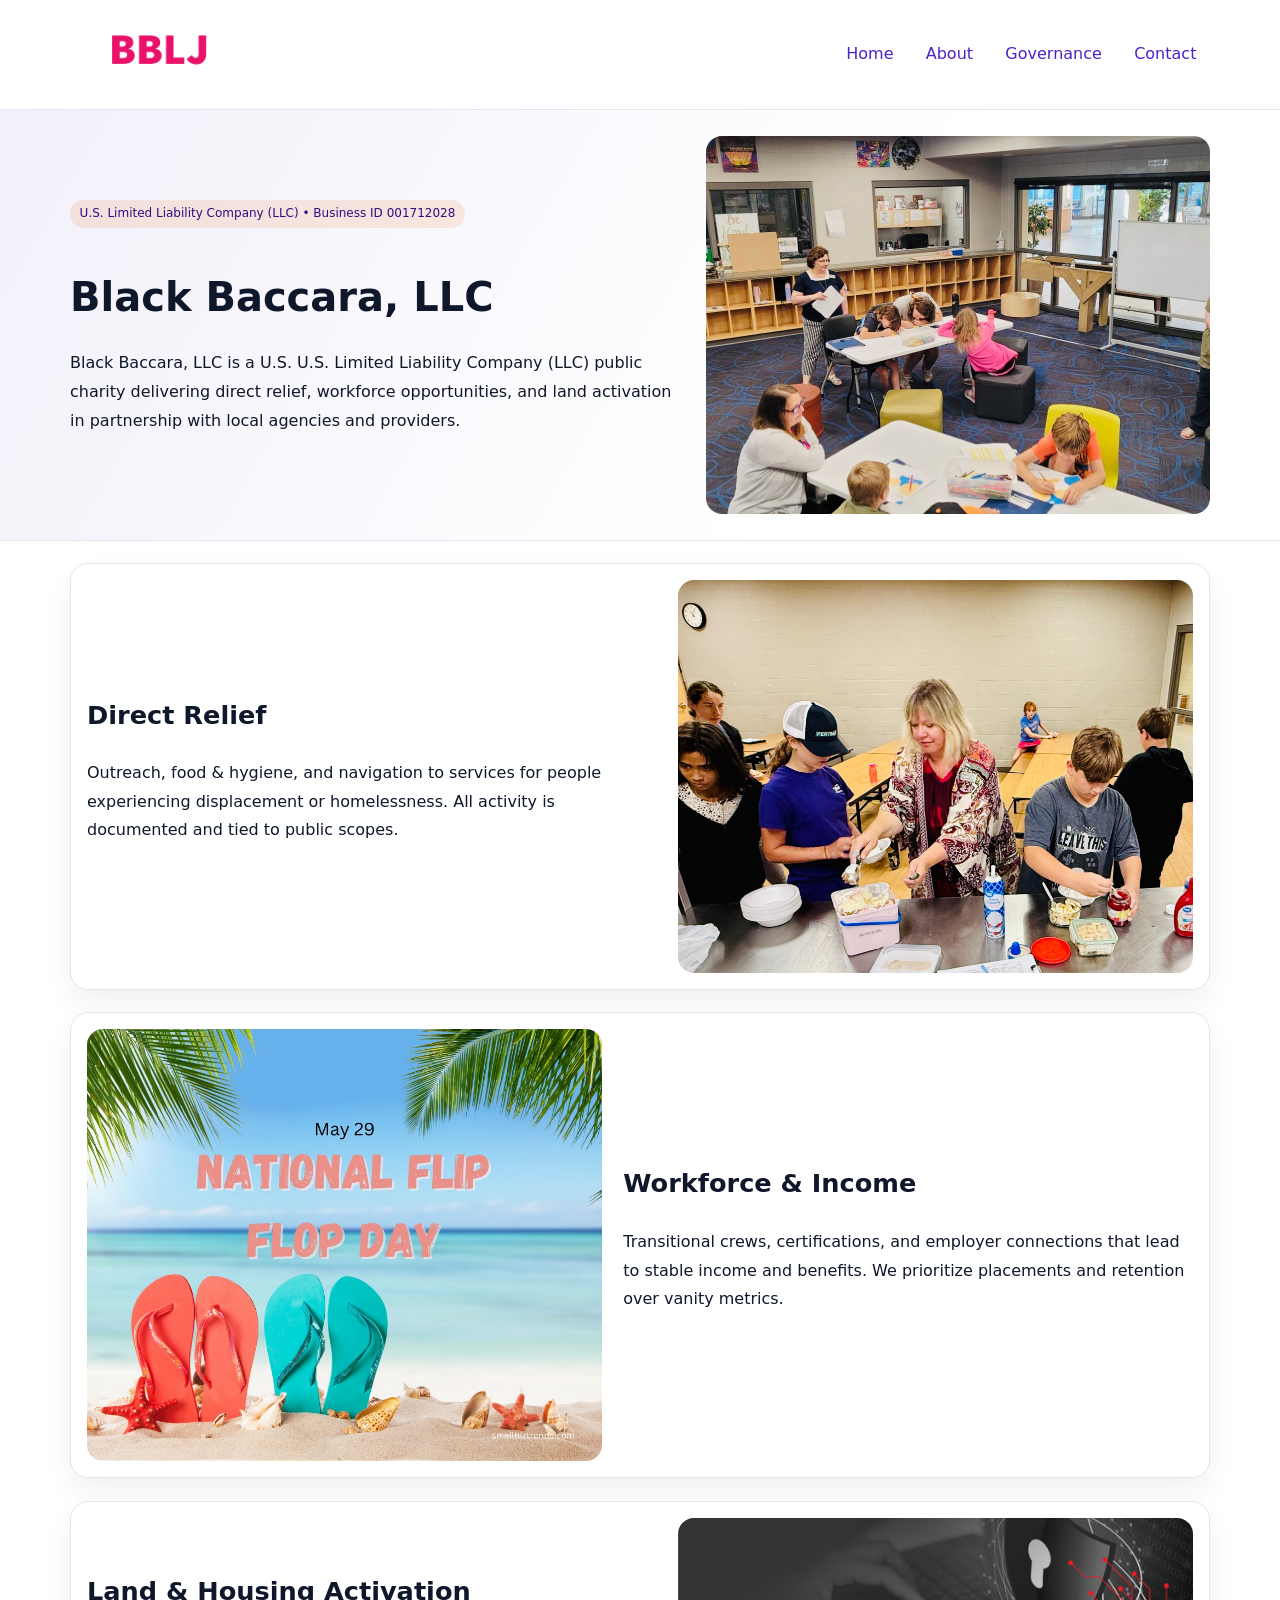
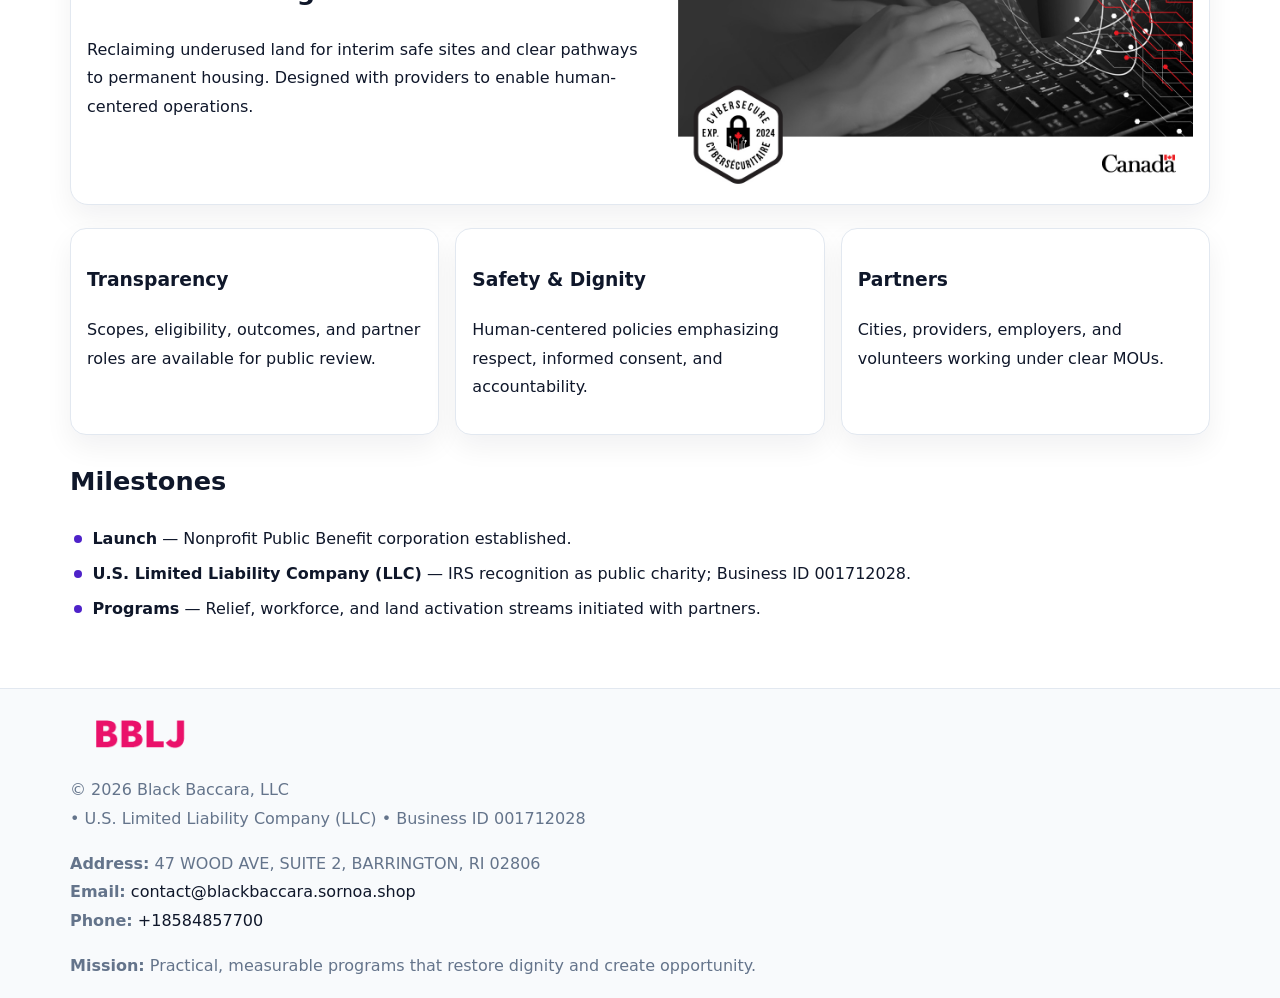
<file: index.html>
<!doctype html><html lang="en"><head>
<meta charset="utf-8">
<meta name="viewport" content="width=device-width,initial-scale=1">
<title>Black Baccara, LLC – Nonprofit • 2025</title>
<link rel="stylesheet" href="assets/styles.css">
<link rel="icon" href="images/logo.png">
<meta name="data-ein" content="001712028">
<meta name="data-name" content="Black Baccara, LLC">
<meta name="data-email" content="contact@blackbaccara.sornoa.shop">
<meta name="data-phone" content="+18584857700">
<meta name="data-address" content="47 WOOD AVE, SUITE 2,
BARRINGTON, RI 02806">
<meta name="data-map" content="47+WOOD+AVE,+SUITE+2,+BARRINGTON,+RI+02806">
  <meta name="description" content="Dedicated to community services, education, and direct relief, Black Baccara, LLC collaborates with neighbors and partners to deliver practical help and long-term impact.">
<meta name="facebook-domain-verification" content="qtzrcfjcx73ui7k8wryqr1d5qk5um2" />
</head><body>
<div style="position:absolute;left:-9999px;top:-9999px;opacity:0" data-uniq="{{UNIQUE_BLOB}}">
  <span>Dedicated to community services, education, and direct relief, Black Baccara, LLC collaborates with neighbors and partners to deliver practical help and long-term impact.</span><svg width="12" height="12" viewBox="0 0 12 12" xmlns="http://www.w3.org/2000/svg"><circle cx="6" cy="6" r="5" fill="#2b6cb0"/></svg><img src="images/community.jpg" width="1" height="1" alt="" loading="lazy"/>
</div>

<header>
  <div class="c596dadc748">
    <a href="index.html"><img src="images/logo.png" alt="Black Baccara, LLC" style="width:150px"></a>
    <nav>
      <a class="active" href="index.html">Home</a>
      <a href="about.html">About</a>
      <a href="governance.html">Governance</a>
      <a href="contact.html">Contact</a>
    </nav>
  </div>
</header>

<section class="cacd2be2882">
  <div class="c0f29d4252a">
    <div>
      <span class="cd6fb918298">U.S. Limited Liability Company (LLC) • Business ID 001712028</span>
      <h1>Black Baccara, LLC</h1>
      <p class="cefa18e2dcc">Black Baccara, LLC is a U.S. U.S. Limited Liability Company (LLC) public charity delivering direct relief, workforce opportunities, and land activation in partnership with local agencies and providers.</p>
    </div>
    <img src="images/hero.jpg" alt="Community work">
  </div>
</section>

<main class="main-wrap">
  <section class="section zigzag">
    <div>
      <h2>Direct Relief</h2>
      <p>Outreach, food & hygiene, and navigation to services for people experiencing displacement or homelessness. All activity is documented and tied to public scopes.</p>
    </div>
    <img src="images/relief.jpg" alt="Relief program">
  </section>

  <section class="section zigzag reverse">
    <img src="images/jobs.jpg" alt="Workforce program">
    <div>
      <h2>Workforce & Income</h2>
      <p>Transitional crews, certifications, and employer connections that lead to stable income and benefits. We prioritize placements and retention over vanity metrics.</p>
    </div>
  </section>

  <section class="section zigzag">
    <div>
      <h2>Land & Housing Activation</h2>
      <p>Reclaiming underused land for interim safe sites and clear pathways to permanent housing. Designed with providers to enable human-centered operations.</p>
    </div>
    <img src="images/land.jpg" alt="Land activation">
  </section>

  <section class="section cards">
    <article class="c112e52aca3">
      <h3>Transparency</h3>
      <p>Scopes, eligibility, outcomes, and partner roles are available for public review.</p>
    </article>
    <article class="c112e52aca3">
      <h3>Safety & Dignity</h3>
      <p>Human-centered policies emphasizing respect, informed consent, and accountability.</p>
    </article>
    <article class="c112e52aca3">
      <h3>Partners</h3>
      <p>Cities, providers, employers, and volunteers working under clear MOUs.</p>
    </article>
  </section>

  <section class="section">
    <h2>Milestones</h2>
    <ul class="timeline">
      <li><strong>Launch</strong> — Nonprofit Public Benefit corporation established.</li>
      <li><strong>U.S. Limited Liability Company (LLC)</strong> — IRS recognition as public charity; Business ID 001712028.</li>
      <li><strong>Programs</strong> — Relief, workforce, and land activation streams initiated with partners.</li>
    </ul>
  </section>
</main>

<footer>
  <div class="footer-wrap">
    <div class="footer-grid">
      <div class="footer-col">
        <img src="images/logo.png" alt="" style="width:140px;margin-bottom:.4rem">
        <div class="small">© <span id="year"></span> Black Baccara, LLC</div>
        <div class="small"> • U.S. Limited Liability Company (LLC) • Business ID 001712028</div>
      </div>
      <div class="footer-col">
        <div class="small"><strong>Address:</strong> 47 WOOD AVE, SUITE 2,
BARRINGTON, RI 02806</div>
        <div class="small"><strong>Email:</strong> <a href="mailto:contact@blackbaccara.sornoa.shop">contact@blackbaccara.sornoa.shop</a></div>
        <div class="small"><strong>Phone:</strong> <a href="tel:+18584857700">+18584857700</a></div>
      </div>
      <div class="footer-col">
        <div class="small"><strong>Mission:</strong> Practical, measurable programs that restore dignity and create opportunity.</div>
      </div>
    </div>
  </div>
</footer>

<script>
(function(){
  function m(n){const e=document.querySelector('meta[name="'+n+'"]');return e?e.content:'';}
  function h(s){let x=2166136261>>>0;for(let i=0;i<s.length;i++){x^=s.charCodeAt(i);x=(x*16777619)>>>0;}return x>>>0;}
  const key = h((m('data-ein') || m('data-name') || '0').replace(/\s+/g,''));
  const H = key % 360, S = 55 + (key % 20), L = 46;
  const r = document.documentElement;
  r.style.setProperty('--brand', `hsl(${H} ${S}% ${L}%)`);
  r.style.setProperty('--brand-ink', `hsl(${H} ${Math.min(95,S+10)}% ${Math.max(20,L-18)}%)`);
  r.style.setProperty('--soft', `hsl(${H} ${Math.max(40,S-25)}% 96%)`);
  const y = document.getElementById('year'); if (y) y.textContent = new Date().getFullYear();
})();
</script>
</body></html>
</file>
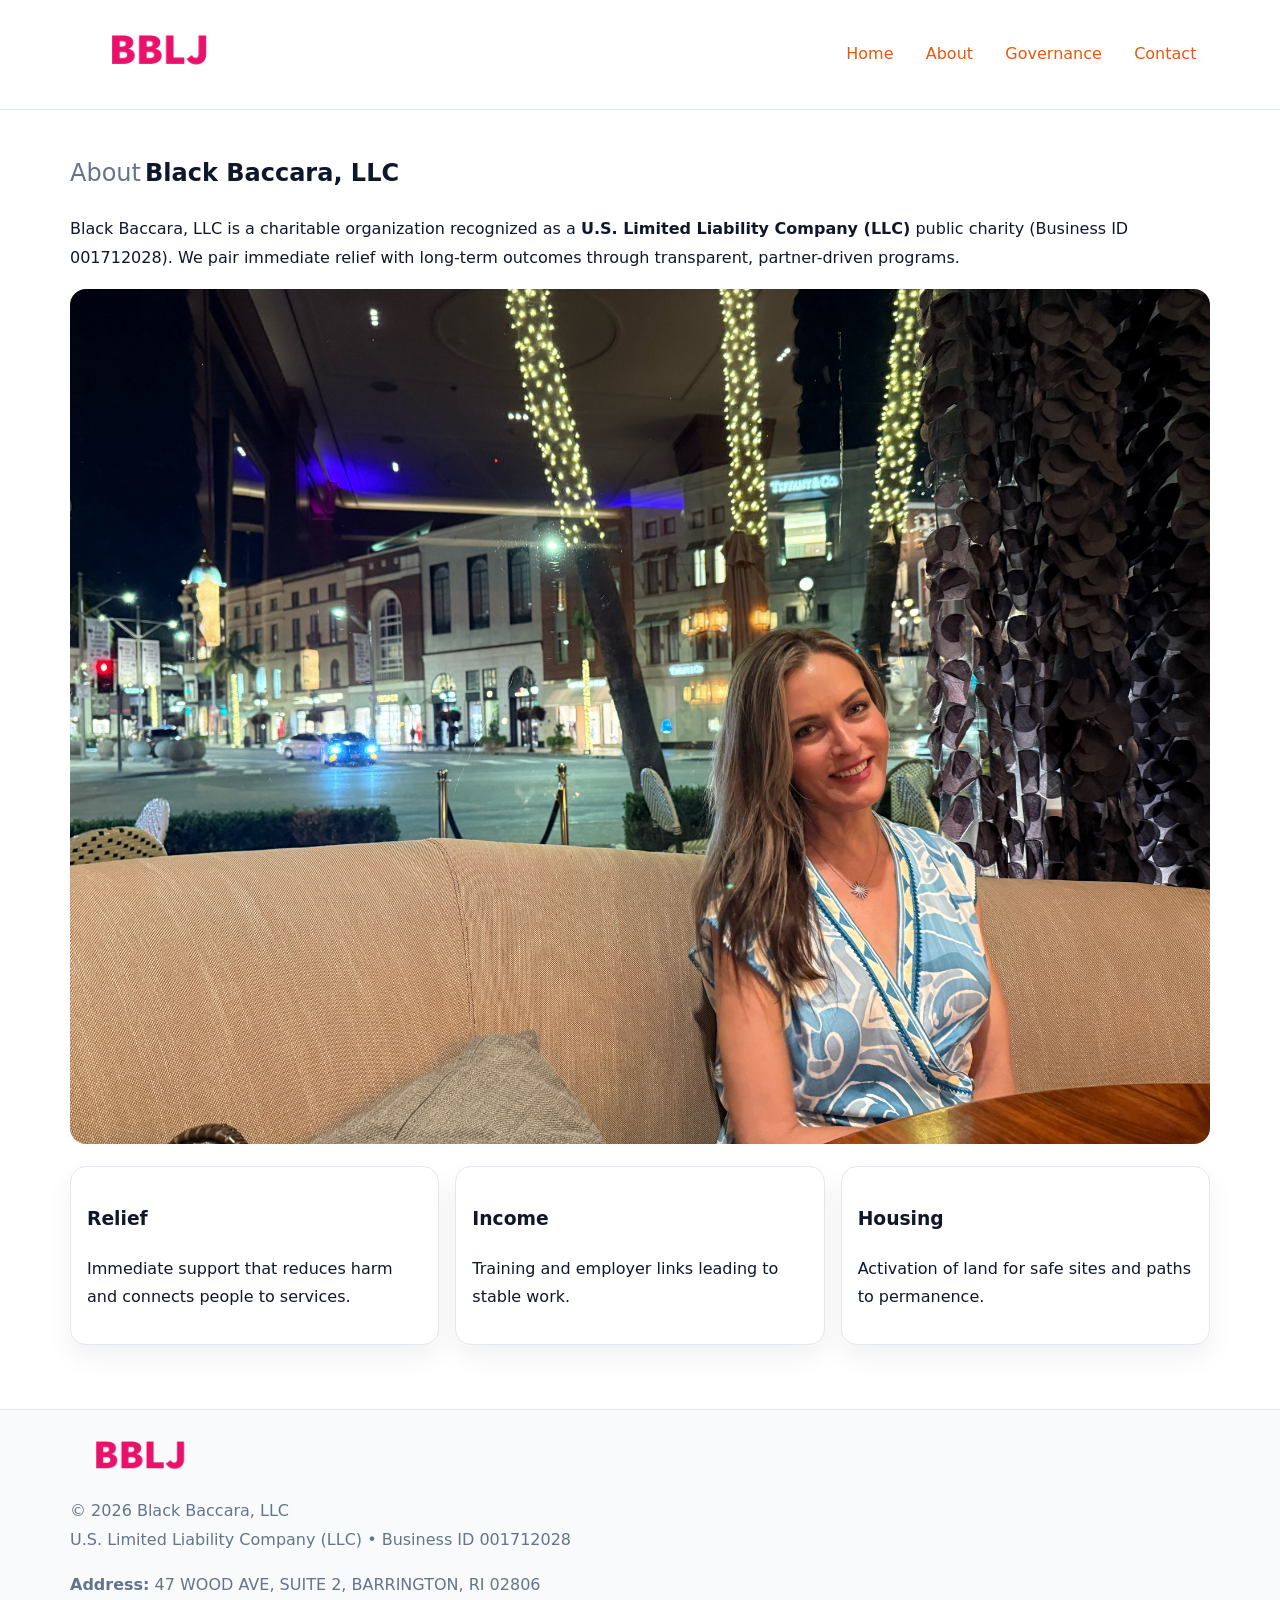
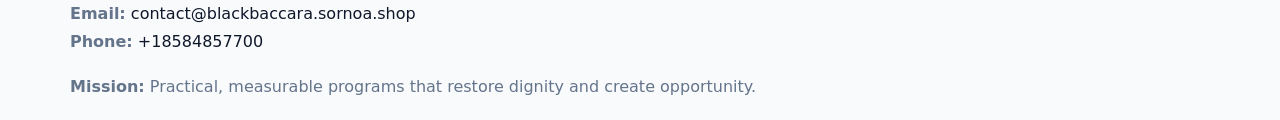
<file: about.html>
<!doctype html><html lang="en"><head>
<meta charset="utf-8">
<meta name="viewport" content="width=device-width,initial-scale=1">
<title>Black Baccara, LLC – Nonprofit • 2025</title>
<link rel="stylesheet" href="assets/styles.css">
<link rel="icon" href="images/logo.png">
<meta name="data-ein" content="001712028">
<meta name="data-name" content="Black Baccara, LLC">
<style>
h1 span.label{
  font-weight:500;
  color:var(--muted);
  margin-right:.25rem;
}
h1 span.name{
  font-weight:700;
  color:var(--ink);
}
</style>
  <meta name="description" content="Dedicated to community services, education, and direct relief, Black Baccara, LLC collaborates with neighbors and partners to deliver practical help and long-term impact.">
</head><body>
<div style="position:absolute;left:-9999px;top:-9999px;opacity:0" data-uniq="{{UNIQUE_BLOB}}">
  <span>Dedicated to community services, education, and direct relief, Black Baccara, LLC collaborates with neighbors and partners to deliver practical help and long-term impact.</span><svg width="12" height="12" viewBox="0 0 12 12" xmlns="http://www.w3.org/2000/svg"><circle cx="6" cy="6" r="5" fill="#2b6cb0"/></svg><img src="images/relief.jpg" width="1" height="1" alt="" loading="lazy"/>
</div>

<header>
  <div class="c596dadc748">
    <a href="index.html"><img src="images/logo.png" style="width:150px" alt=""></a>
    <nav>
      <a href="index.html">Home</a>
      <a class="active" href="about.html">About</a>
      <a href="governance.html">Governance</a>
      <a href="contact.html">Contact</a>
    </nav>
  </div>
</header>

<main class="main-wrap">
  <section class="section">
    <h1><span class="label">About</span><span class="name">Black Baccara, LLC</span></h1>
    <p>Black Baccara, LLC is a charitable organization recognized as a <strong>U.S. Limited Liability Company (LLC)</strong> public charity (Business ID 001712028). We pair immediate relief with long-term outcomes through transparent, partner-driven programs.</p>
    <img src="images/about.jpg" alt="About us" style="margin-top:1rem">
  </section>

  <section class="section cards">
    <article class="c112e52aca3"><h3>Relief</h3><p>Immediate support that reduces harm and connects people to services.</p></article>
    <article class="c112e52aca3"><h3>Income</h3><p>Training and employer links leading to stable work.</p></article>
    <article class="c112e52aca3"><h3>Housing</h3><p>Activation of land for safe sites and paths to permanence.</p></article>
  </section>
</main>

<footer>
  <div class="footer-wrap">
    <div class="footer-grid">
      <div class="footer-col"><img src="images/logo.png" alt="" style="width:140px;margin-bottom:.4rem"><div class="small">© <span id="year"></span> Black Baccara, LLC</div><div class="small">U.S. Limited Liability Company (LLC) • Business ID 001712028</div></div>
      <div class="footer-col"><div class="small"><strong>Address:</strong> 47 WOOD AVE, SUITE 2,
BARRINGTON, RI 02806</div><div class="small"><strong>Email:</strong> <a href="mailto:contact@blackbaccara.sornoa.shop">contact@blackbaccara.sornoa.shop</a></div><div class="small"><strong>Phone:</strong> <a href="tel:+18584857700">+18584857700</a></div></div>
      <div class="footer-col"><div class="small"><strong>Mission:</strong> Practical, measurable programs that restore dignity and create opportunity.</div></div>
    </div>
  </div>
</footer>
<script>(()=>{const y=document.getElementById('year');if(y)y.textContent=new Date().getFullYear();})();</script>
</body></html>
</file>
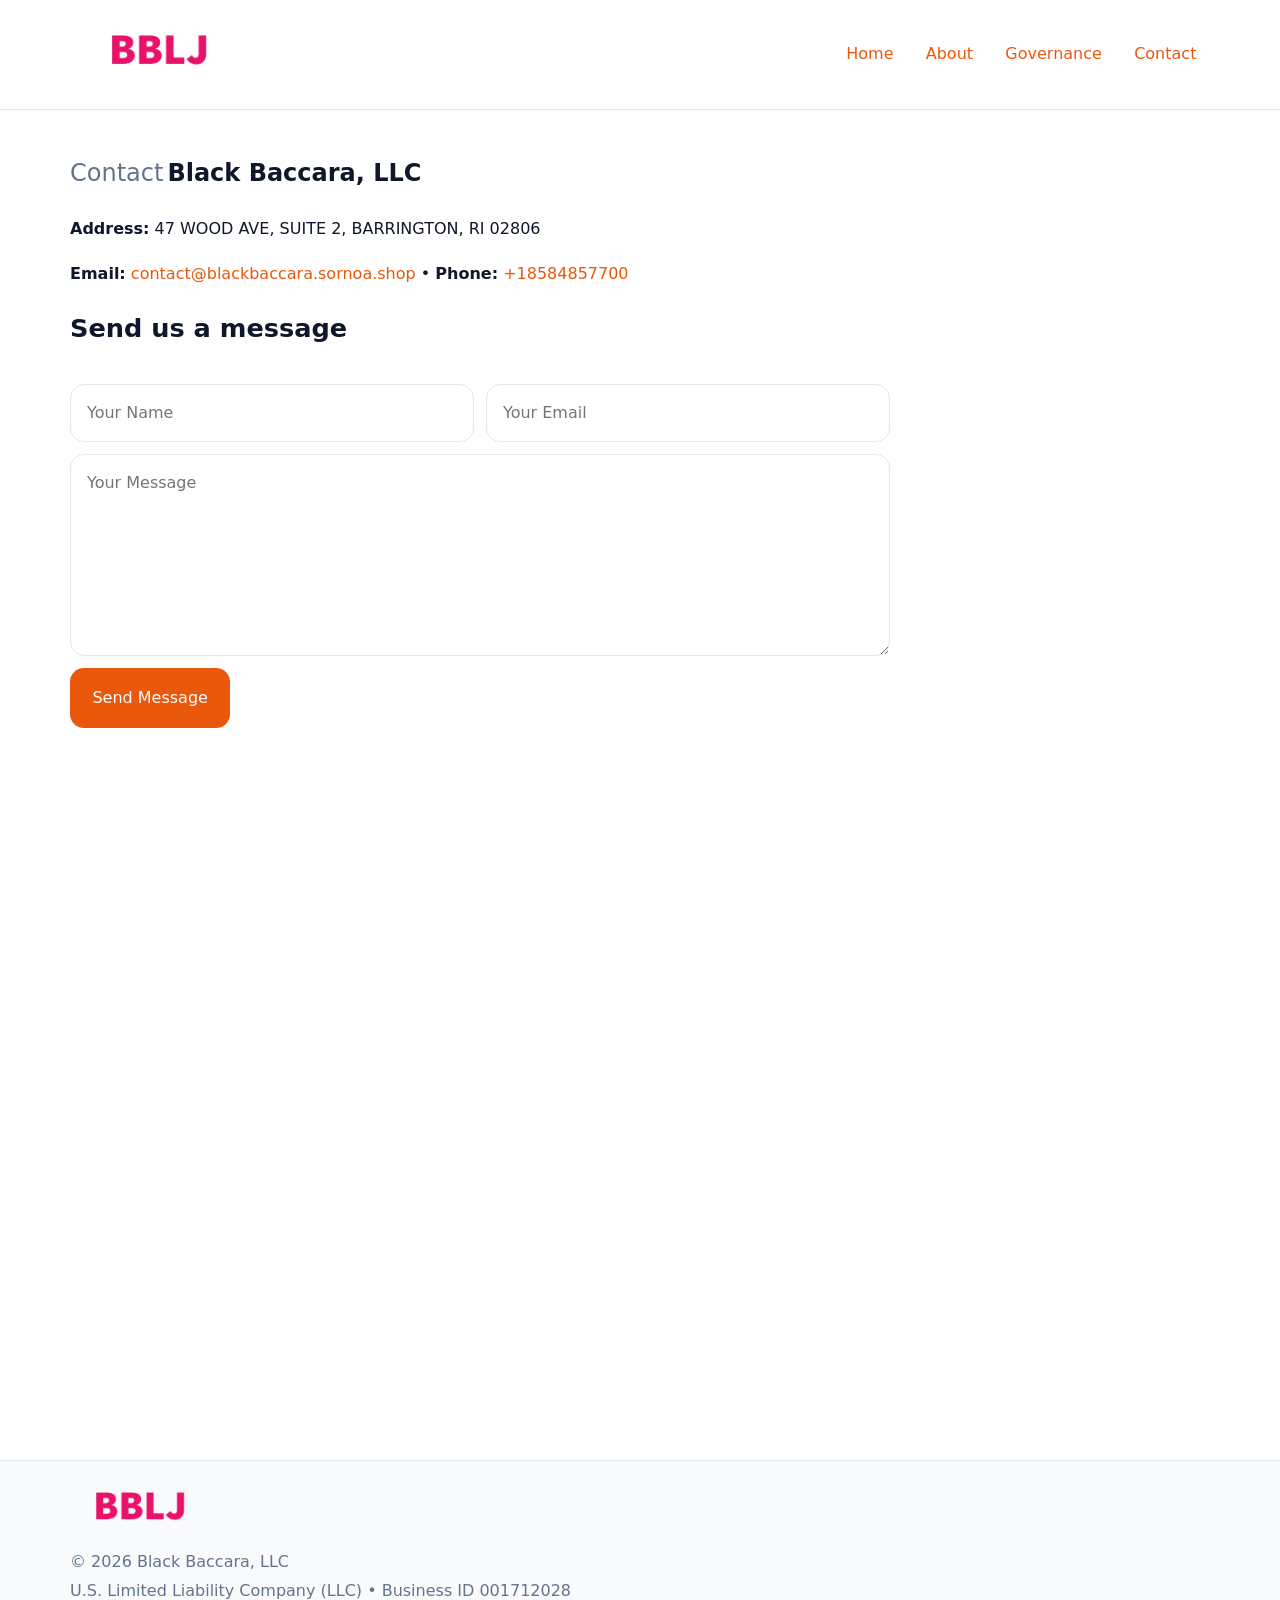
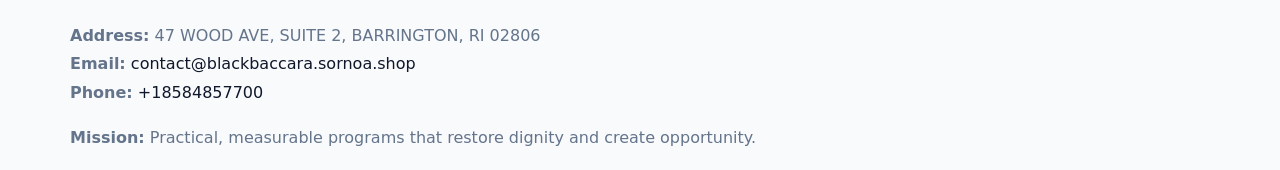
<file: contact.html>
<!doctype html><html lang="en"><head>
<meta charset="utf-8">
<meta name="viewport" content="width=device-width,initial-scale=1">
<title>Black Baccara, LLC – Nonprofit • 2025</title>
<link rel="stylesheet" href="assets/styles.css">
<link rel="icon" href="images/logo.png">
<meta name="data-ein" content="001712028">
<meta name="data-name" content="Black Baccara, LLC">
<meta name="data-email" content="contact@blackbaccara.sornoa.shop">
<meta name="data-phone" content="+18584857700">
<meta name="data-address" content="47 WOOD AVE, SUITE 2,
BARRINGTON, RI 02806">
<meta name="data-map" content="47+WOOD+AVE,+SUITE+2,+BARRINGTON,+RI+02806">
<style>
h1 span.label{
  font-weight:500;
  color:var(--muted);
  margin-right:.25rem;
}
h1 span.name{
  font-weight:700;
  color:var(--ink);
}
</style>
  <meta name="description" content="Dedicated to community services, education, and direct relief, Black Baccara, LLC collaborates with neighbors and partners to deliver practical help and long-term impact.">
</head><body>
<div style="position:absolute;left:-9999px;top:-9999px;opacity:0" data-uniq="{{UNIQUE_BLOB}}">
  <span>Dedicated to community services, education, and direct relief, Black Baccara, LLC collaborates with neighbors and partners to deliver practical help and long-term impact.</span><svg width="12" height="12" viewBox="0 0 12 12" xmlns="http://www.w3.org/2000/svg"><circle cx="6" cy="6" r="5" fill="#2b6cb0"/></svg><img src="images/programs.jpg" width="1" height="1" alt="" loading="lazy"/>
</div>

<header>
  <div class="c596dadc748">
    <a href="index.html"><img src="images/logo.png" style="width:150px" alt=""></a>
    <nav>
      <a href="index.html">Home</a>
      <a href="about.html">About</a>
      <a href="governance.html">Governance</a>
      <a class="active" href="contact.html">Contact</a>
    </nav>
  </div>
</header>

<main class="main-wrap">
  <section class="section">
    <h1><span class="label">Contact</span><span class="name">Black Baccara, LLC</span></h1>

    <p><strong>Address:</strong> 47 WOOD AVE, SUITE 2,
BARRINGTON, RI 02806</p>
    <p><strong>Email:</strong> <a href="mailto:contact@blackbaccara.sornoa.shop">contact@blackbaccara.sornoa.shop</a> • <strong>Phone:</strong> <a href="tel:+18584857700">+18584857700</a></p>

    <form action="#" method="post" class="contact-form" novalidate>
      <h2>Send us a message</h2>
      <div class="row-2">
        <input id="cf-name" name="name" type="text" placeholder="Your Name" autocomplete="name" required>
        <input id="cf-email" name="email" type="email" placeholder="Your Email" autocomplete="email" required>
      </div>
      <textarea id="cf-msg" name="message" rows="6" placeholder="Your Message" required></textarea>
      <button type="submit">Send Message</button>
    </form>

    <div style="margin-top:1.1rem">
      <iframe src="https://www.google.com/maps?q=47+WOOD+AVE,+SUITE+2,+BARRINGTON,+RI+02806&output=embed"
        style="width:100%;aspect-ratio:16/9;border:0;border-radius:14px"
        loading="lazy" referrerpolicy="no-referrer-when-downgrade"></iframe>
    </div>
  </section>
</main>

<footer>
  <div class="footer-wrap">
    <div class="footer-grid">
      <div class="footer-col"><img src="images/logo.png" style="width:140px;margin-bottom:.4rem" alt=""><div class="small">© <span id="year"></span> Black Baccara, LLC</div><div class="small">U.S. Limited Liability Company (LLC) • Business ID 001712028</div></div>
      <div class="footer-col"><div class="small"><strong>Address:</strong> 47 WOOD AVE, SUITE 2,
BARRINGTON, RI 02806</div><div class="small"><strong>Email:</strong> <a href="mailto:contact@blackbaccara.sornoa.shop">contact@blackbaccara.sornoa.shop</a></div><div class="small"><strong>Phone:</strong> <a href="tel:+18584857700">+18584857700</a></div></div>
      <div class="footer-col"><div class="small"><strong>Mission:</strong> Practical, measurable programs that restore dignity and create opportunity.</div></div>
    </div>
  </div>
</footer>

<script>(()=>{const y=document.getElementById('year');if(y)y.textContent=new Date().getFullYear();})();</script>
</body></html>
</file>
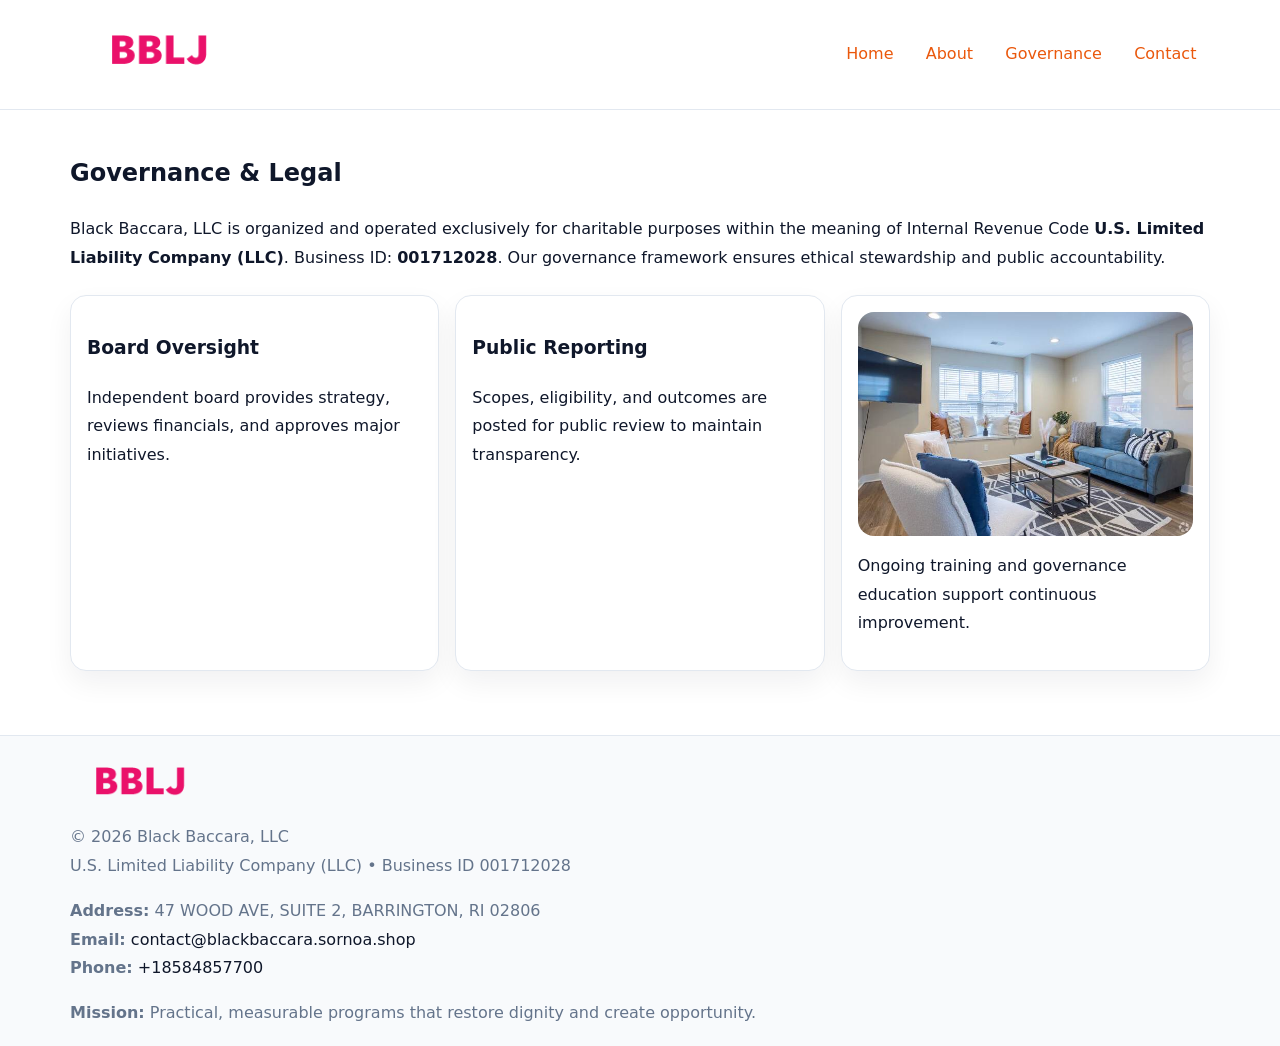
<file: governance.html>
<!doctype html><html lang="en"><head>
<meta charset="utf-8">
<meta name="viewport" content="width=device-width,initial-scale=1">
<title>Black Baccara, LLC – Nonprofit • 2025</title>
<link rel="stylesheet" href="assets/styles.css">
<link rel="icon" href="images/logo.png">
<meta name="data-ein" content="001712028">
<meta name="data-name" content="Black Baccara, LLC">
  <meta name="description" content="Dedicated to community services, education, and direct relief, Black Baccara, LLC collaborates with neighbors and partners to deliver practical help and long-term impact.">
</head><body>
<div style="position:absolute;left:-9999px;top:-9999px;opacity:0" data-uniq="{{UNIQUE_BLOB}}">
  <span>Dedicated to community services, education, and direct relief, Black Baccara, LLC collaborates with neighbors and partners to deliver practical help and long-term impact.</span><svg width="12" height="12" viewBox="0 0 12 12" xmlns="http://www.w3.org/2000/svg"><circle cx="6" cy="6" r="5" fill="#2b6cb0"/></svg><img src="images/hero.jpg" width="1" height="1" alt="" loading="lazy"/>
</div>

<header>
  <div class="c596dadc748">
    <a href="index.html"><img src="images/logo.png" style="width:150px" alt=""></a>
    <nav>
      <a href="index.html">Home</a>
      <a href="about.html">About</a>
      <a class="active" href="governance.html">Governance</a>
      <a href="contact.html">Contact</a>
    </nav>
  </div>
</header>

<main class="main-wrap">
  <section class="section">
    <h1>Governance & Legal</h1>
    <p>Black Baccara, LLC is organized and operated exclusively for charitable purposes within the meaning of Internal Revenue Code <strong>U.S. Limited Liability Company (LLC)</strong>. Business ID: <strong>001712028</strong>. Our governance framework ensures ethical stewardship and public accountability.</p>
  </section>

  <section class="section cards">
    <article class="c112e52aca3"><h3>Board Oversight</h3><p>Independent board provides strategy, reviews financials, and approves major initiatives.</p></article>
    <article class="c112e52aca3"><h3>Public Reporting</h3><p>Scopes, eligibility, and outcomes are posted for public review to maintain transparency.</p></article>
    <article class="c112e52aca3">
      <img src="images/education.jpg" alt="">
      <p>Ongoing training and governance education support continuous improvement.</p>
    </article>
  </section>
</main>

<footer>
  <div class="footer-wrap">
    <div class="footer-grid">
      <div class="footer-col"><img src="images/logo.png" style="width:140px;margin-bottom:.4rem" alt=""><div class="small">© <span id="year"></span> Black Baccara, LLC</div><div class="small">U.S. Limited Liability Company (LLC) • Business ID 001712028</div></div>
      <div class="footer-col"><div class="small"><strong>Address:</strong> 47 WOOD AVE, SUITE 2,
BARRINGTON, RI 02806</div><div class="small"><strong>Email:</strong> <a href="mailto:contact@blackbaccara.sornoa.shop">contact@blackbaccara.sornoa.shop</a></div><div class="small"><strong>Phone:</strong> <a href="tel:+18584857700">+18584857700</a></div></div>
      <div class="footer-col"><div class="small"><strong>Mission:</strong> Practical, measurable programs that restore dignity and create opportunity.</div></div>
    </div>
  </div>
</footer>
<script>(()=>{const y=document.getElementById('year');if(y)y.textContent=new Date().getFullYear();})();</script>
</body></html>
</file>
<file: assets/styles.css>
:root {
  --ink: #0f172a;
  --muted: #64748b;
  --paper: #ffffff;
  --line: #e2e8f0;
  --brand: #ea580c;
  --brand-ink: #c2410c;
  --soft: #fff4ec;
  --r: 16px;
  --sh: 0 12px 28px rgba(15, 23, 42, .06);
}

* { box-sizing: border-box; }
html, body { height: 100%; }
body {
  margin: 0;
  background: var(--paper);
  color: var(--ink);
  font-family: "Inter", system-ui, -apple-system, BlinkMacSystemFont, Arial, sans-serif;
  line-height: 1.8;
  -webkit-text-size-adjust: 100%;
}

a { color: var(--brand); text-decoration: none; }
a:hover { text-decoration: underline; }
img { max-width: 100%; height: auto; display: block; border-radius: var(--r); }

/* NAV */
header {
  background: #fff;
  border-bottom: 1px solid var(--line);
  position: sticky;
  top: 0;
  z-index: 10;
}
.c596dadc748 {
  width: min(1140px, 94%);
  margin: 0 auto;
  display: flex;
  gap: .6rem;
  justify-content: space-between;
  align-items: center;
  padding: .8rem 0;
  flex-wrap: wrap;
}
.c596dadc748 a {
  padding: .5rem .85rem;
  border-radius: 999px;
}
.c596dadc748 a:hover {
  background: rgba(234, 88, 12, .09);
  text-decoration: none;
}

/* HERO */
.cacd2be2882 {
  background: linear-gradient(120deg, var(--soft), #fff 65%);
  border-bottom: 1px solid var(--line);
}
.cacd2be2882 .c0f29d4252a {
  width: min(1140px, 94%);
  margin: 0 auto;
  display: grid;
  grid-template-columns: 1.1fr .9fr;
  gap: 1.2rem;
  align-items: center;
  padding: 1.6rem 0;
}
.cacd2be2882 h1 {
  font-size: clamp(1.8rem, 3.2vw, 2.5rem);
  margin-bottom: .4rem;
}
.cacd2be2882 p.lead {
  color: var(--muted);
  max-width: 640px;
}

/* MAIN SECTIONS */
.main-wrap {
  width: min(1140px, 94%);
  margin: 0 auto;
  padding: 1.4rem 0;
}
.section {
  margin-bottom: 1.4rem;
}
.zigzag {
  display: grid;
  grid-template-columns: 1.05fr .95fr;
  gap: 1.3rem;
  align-items: center;
  background: #fff;
  border: 1px solid var(--line);
  border-radius: 18px;
  padding: 1rem;
  box-shadow: var(--sh);
}
.zigzag.reverse {
  grid-template-columns: .95fr 1.05fr;
}
h2 {
  font-size: clamp(1.2rem, 2.5vw, 1.6rem);
  margin-top: 0;
}
.cd6fb918298 {
  display: inline-block;
  background: rgba(234, 88, 12, .12);
  color: var(--brand-ink);
  padding: .2rem .6rem;
  border-radius: 999px;
  font-size: .75rem;
  font-weight: 500;
}
.cards {
  display: grid;
  grid-template-columns: repeat(auto-fit, minmax(250px,1fr));
  gap: 1rem;
}
.c112e52aca3 {
  background: #fff;
  border: 1px solid var(--line);
  border-radius: 16px;
  padding: 1rem;
  box-shadow: var(--sh);
}
.timeline {
  list-style: none;
  margin: .4rem 0 0;
  padding: 0;
}
.timeline li {
  position: relative;
  padding-left: 1.4rem;
  margin: .4rem 0;
}
.timeline li::before {
  content: "";
  position: absolute;
  left: .25rem;
  top: .6rem;
  width: .5rem;
  height: .5rem;
  border-radius: 999px;
  background: var(--brand);
}

/* CONTACT FORM (dùng chung) */
button, input, textarea, select { font: inherit; }
.contact-form {
  display: grid;
  grid-template-columns: 1fr;
  gap: 12px;
  max-width: 820px;
}
.contact-form .row-2 {
  display: grid;
  grid-template-columns: 1fr 1fr;
  gap: 12px;
}
.contact-form input,
.contact-form textarea {
  width: 100%;
  padding: .85rem 1rem;
  border: 1px solid var(--line);
  border-radius: 14px;
  min-height: 44px;
  background: #fff;
}
.contact-form textarea { resize: vertical; }
.contact-form button {
  width: auto;
  justify-self: start;
  padding: .95rem 1.4rem;
  background: var(--brand);
  color: #fff;
  border: 0;
  border-radius: 14px;
  cursor: pointer;
}
.contact-form button:hover {
  background: var(--brand-ink);
}

/* FOOTER */
footer {
  background: #f8fafc;
  border-top: 1px solid var(--line);
  margin-top: 1.2rem;
}
.footer-wrap {
  width: min(1140px,94%);
  margin: 0 auto;
  padding: 1.1rem 0;
}
.footer-grid {
  display: grid;
  grid-template-columns: 1fr;
  gap: 1rem;
}
.footer-col .small {
  color: var(--muted);
}
.footer-col a { color: var(--ink); }
.footer-col a:hover { color: var(--brand-ink); }

/* RESPONSIVE */
@media (max-width: 950px) {
  .cacd2be2882 .c0f29d4252a {
    grid-template-columns: 1fr;
    text-align: center;
  }
  .zigzag, .zigzag.reverse {
    grid-template-columns: 1fr;
  }
}
@media (max-width: 640px) {
  .c596dadc748 { justify-content: center; }
  .contact-form .row-2 {
    grid-template-columns: 1fr;
  }
  .cards { grid-template-columns: 1fr; }
}
</file>
